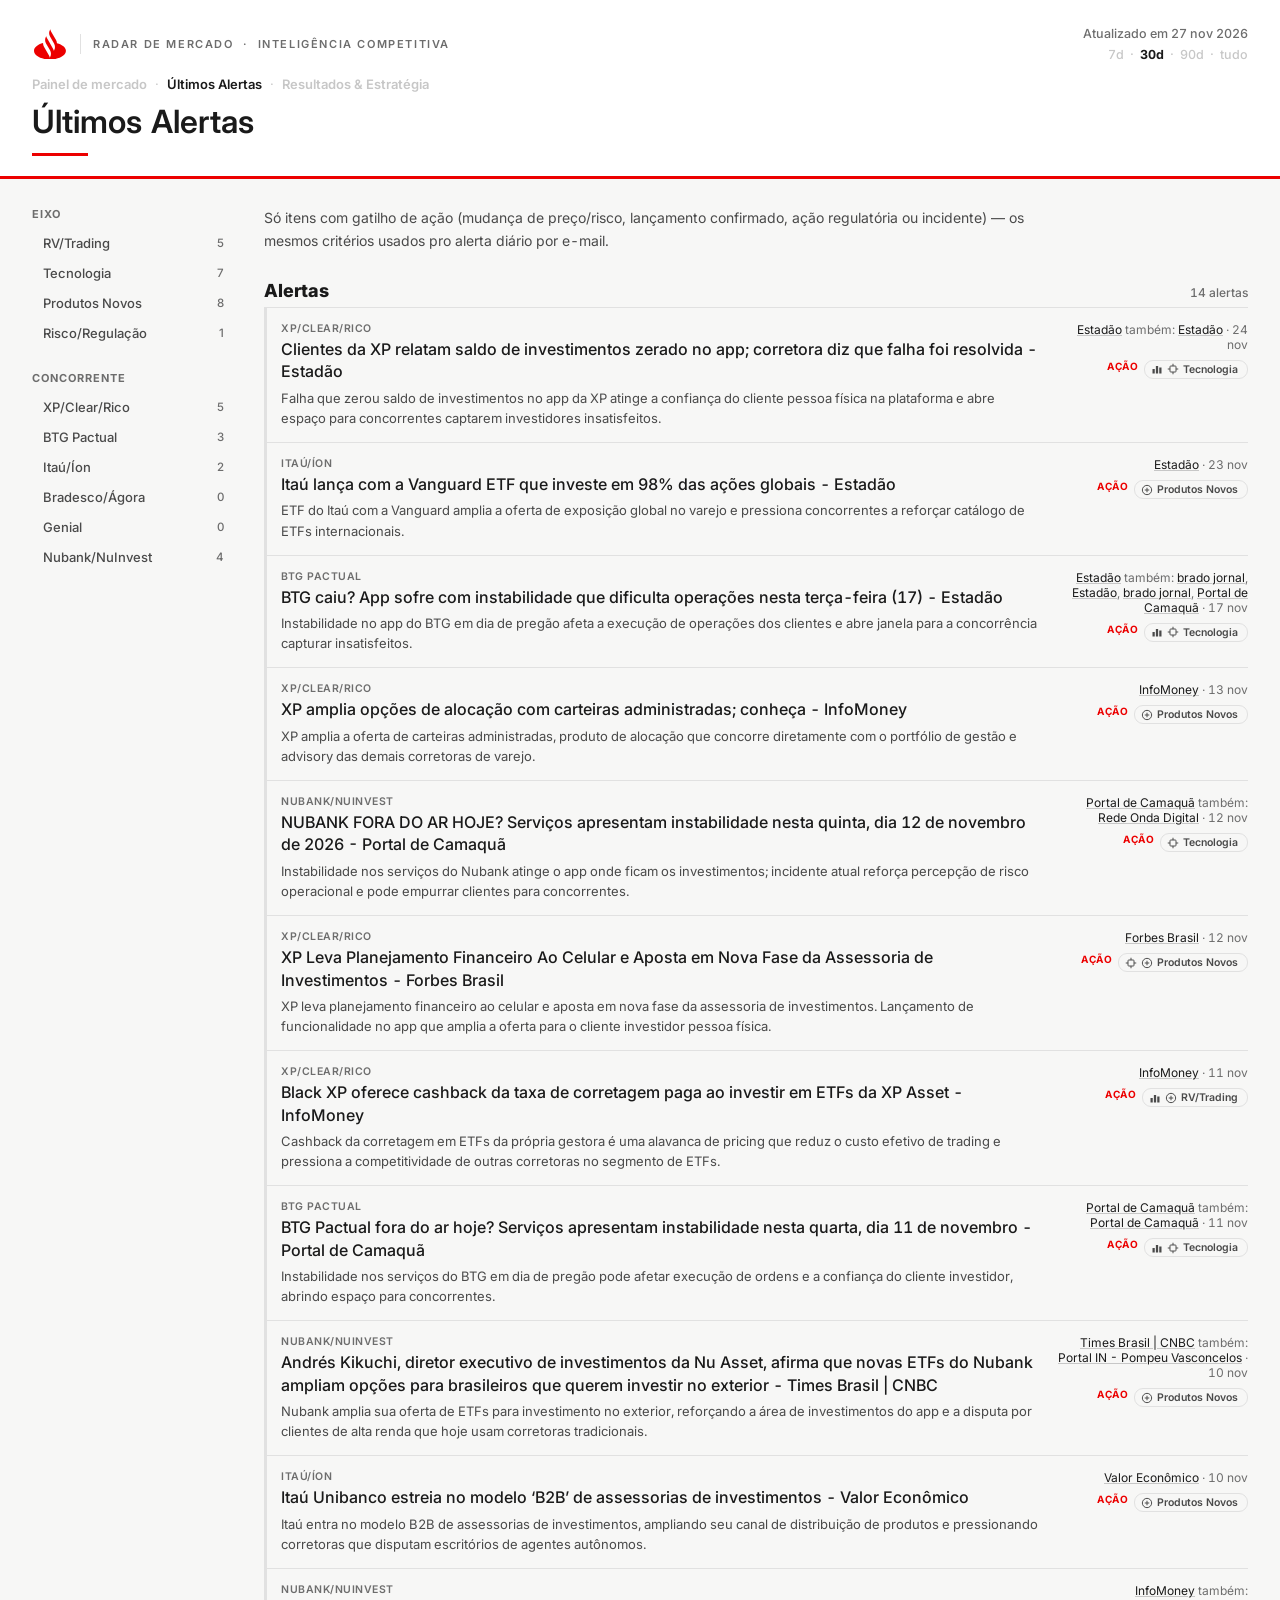
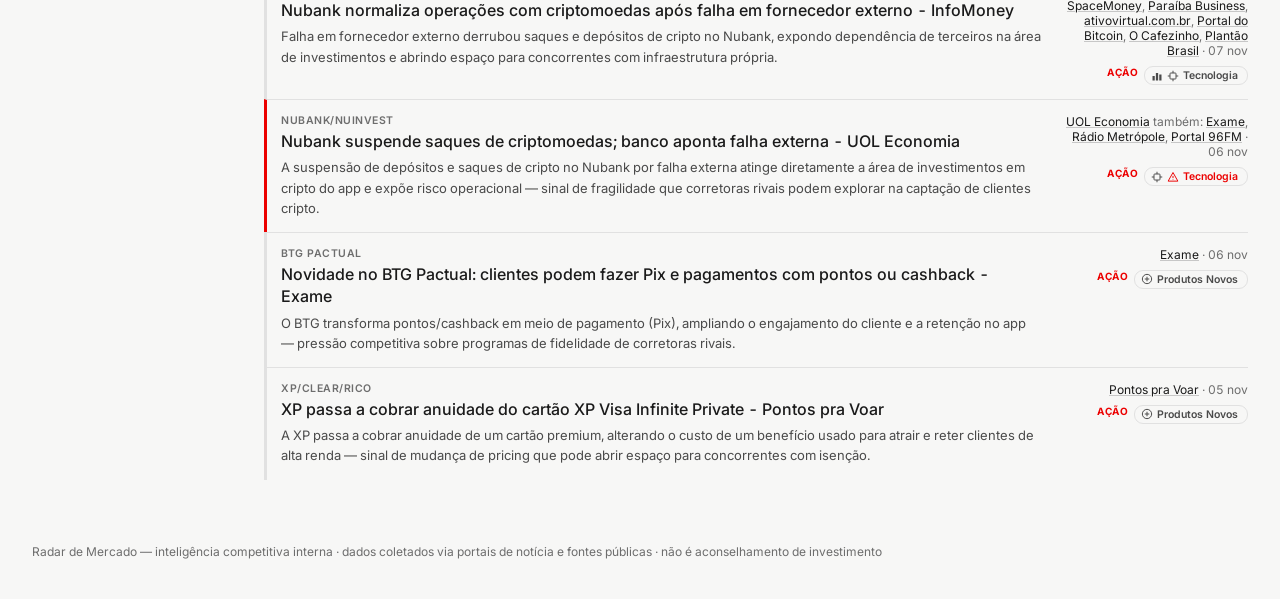
<file: docs/alertas.html>
<!DOCTYPE html>
<html lang="pt-BR">
<head>
<meta charset="UTF-8">
<meta name="viewport" content="width=device-width, initial-scale=1.0">
<title>Radar de Mercado — Últimos Alertas</title>
<link rel="preconnect" href="https://fonts.googleapis.com">
<link rel="preconnect" href="https://fonts.gstatic.com" crossorigin>
<link href="https://fonts.googleapis.com/css2?family=Inter:wght@400;500;600;700;800&display=swap" rel="stylesheet">
<link rel="stylesheet" href="./style.css">
</head>
<body>

<header>
  <div class="header-top">
    <div>
      <div class="brand-strip">
        <div class="brand-mark" aria-label="Santander">
          <svg viewBox="0 0 43.9 41.9" xmlns="http://www.w3.org/2000/svg" role="img" aria-hidden="true"><path fill="#EC0000" d="M 31.5,19.5 C 31.4,18 31,16.5 30.2,15.2 L 23.4,3.3 C 22.9,2.4 22.5,1.4 22.3,0.4 L 22,0.9 c -1.7,2.9 -1.7,6.6 0,9.5 l 5.5,9.5 c 1.7,2.9 1.7,6.6 0,9.5 l -0.3,0.5 c -0.2,-1 -0.6,-2 -1.1,-2.9 l -5,-8.7 -3.2,-5.6 C 17.4,11.8 17,10.8 16.8,9.8 l -0.3,0.5 c -1.7,2.9 -1.7,6.5 0,9.5 v 0 l 5.5,9.5 c 1.7,2.9 1.7,6.6 0,9.5 l -0.3,0.5 c -0.2,-1 -0.6,-2 -1.1,-2.9 L 13.7,24.5 C 12.8,22.9 12.4,21.1 12.4,19.3 5.1,21.2 0,25.3 0,30 0,36.6 9.8,41.9 21.9,41.9 34,41.9 43.8,36.6 43.8,30 43.9,25.5 38.9,21.4 31.5,19.5 Z"/></svg>
        </div>
        <div class="brand-divider"></div>
        <div class="brand-microlabel">Radar de Mercado &nbsp;·&nbsp; Inteligência Competitiva</div>
      </div>
      <nav class="page-nav">
        <a href="./index.html">Painel de mercado</a><span class="sep">·</span><a href="./alertas.html" class="active">Últimos Alertas</a><span class="sep">·</span><a href="./resultados.html">Resultados &amp; Estratégia</a>
      </nav>
      <h1 class="page-title">Últimos Alertas</h1>
      <div class="title-accent"></div>
    </div>
    <div class="meta">
      <div id="updated-at">carregando…</div>
      <div class="period-tabs" id="period-tabs"></div>
      <div id="sample-flag-holder"></div>
    </div>
  </div>
</header>

<div class="page-shell">
  <aside class="sidebar">
    <div class="sidebar-section">
      <div class="sidebar-title">Eixo</div>
      <div class="sidebar-list" id="axis-chips"></div>
    </div>
    <div class="sidebar-section">
      <div class="sidebar-title">Concorrente</div>
      <div class="sidebar-list" id="competitor-chips"></div>
    </div>
  </aside>

  <main class="content">
    <p class="page-lede">Só itens com gatilho de ação (mudança de preço/risco, lançamento confirmado, ação regulatória ou incidente) — os mesmos critérios usados pro alerta diário por e-mail.</p>

    <div class="feed-header">
      <h2>Alertas</h2>
      <span class="feed-count" id="feed-count"></span>
    </div>
    <div id="feed"></div>
  </main>
</div>

<footer>
  Radar de Mercado — inteligência competitiva interna · dados coletados via portais de notícia e fontes públicas · não é aconselhamento de investimento
</footer>

<script src="./common.js"></script>
<script>
let RAW_ITEMS = [];
let ACTIVE_AXES = new Set();
let ACTIVE_COMPETITORS = new Set();
let PERIOD_DAYS = 30;
let COMPETITOR_LIST = [];

function filteredAlerts(){
  const cutoff = new Date();
  cutoff.setDate(cutoff.getDate() - PERIOD_DAYS);

  return RAW_ITEMS.filter(item => {
    if(!item.daily_trigger) return false;
    if(new Date(item.published_at) < cutoff) return false;
    if(ACTIVE_AXES.size && !item.axes.some(a => ACTIVE_AXES.has(a))) return false;
    if(ACTIVE_COMPETITORS.size && !ACTIVE_COMPETITORS.has(item.competitor_group)) return false;
    return true;
  }).sort((a,b) => new Date(b.published_at) - new Date(a.published_at));
}

function renderPeriodTabs(){
  const el = document.getElementById('period-tabs');
  el.innerHTML = PERIOD_OPTIONS.map((o, idx) => `${idx > 0 ? '<span class="sep">·</span>' : ''}<button type="button" class="${o.value === PERIOD_DAYS ? 'active' : ''}" data-value="${o.value}">${o.label}</button>`).join('');
  el.querySelectorAll('button').forEach(btn => {
    btn.addEventListener('click', () => {
      PERIOD_DAYS = parseInt(btn.dataset.value, 10);
      renderPeriodTabs();
      refreshSidebarCounts();
      render();
    });
  });
}

function render(){
  const items = filteredAlerts();
  document.getElementById('feed-count').textContent = `${items.length} ${items.length === 1 ? 'alerta' : 'alertas'}`;
  const feed = document.getElementById('feed');
  feed.innerHTML = items.length
    ? items.map(itemCardHtml).join('')
    : `<div class="empty-state">Nenhum alerta de gatilho no período/filtro selecionado.</div>`;
}
window.render = render;

function alertAxisCountsInPeriod(){
  const cutoff = new Date();
  cutoff.setDate(cutoff.getDate() - PERIOD_DAYS);
  const inPeriod = RAW_ITEMS.filter(i => i.daily_trigger && new Date(i.published_at) >= cutoff);
  const counts = {};
  AXES.forEach(a => counts[a] = 0);
  inPeriod.forEach(i => i.axes.forEach(a => { if(counts[a] !== undefined) counts[a]++; }));
  return counts;
}

function alertCompetitorCountsInPeriod(){
  const cutoff = new Date();
  cutoff.setDate(cutoff.getDate() - PERIOD_DAYS);
  const inPeriod = RAW_ITEMS.filter(i => i.daily_trigger && new Date(i.published_at) >= cutoff);
  const counts = {};
  inPeriod.forEach(i => counts[i.competitor_group] = (counts[i.competitor_group]||0) + 1);
  return counts;
}

function refreshSidebarCounts(){
  buildSidebarList(document.getElementById('axis-chips'), AXES, ACTIVE_AXES, v => {
    ACTIVE_AXES.has(v) ? ACTIVE_AXES.delete(v) : ACTIVE_AXES.add(v);
  }, alertAxisCountsInPeriod());
  buildSidebarList(document.getElementById('competitor-chips'), COMPETITOR_LIST, ACTIVE_COMPETITORS, v => {
    ACTIVE_COMPETITORS.has(v) ? ACTIVE_COMPETITORS.delete(v) : ACTIVE_COMPETITORS.add(v);
  }, alertCompetitorCountsInPeriod());
}

async function init(){
  const {items, generatedAt, sample} = await loadData();
  RAW_ITEMS = items;

  document.getElementById('updated-at').textContent = generatedAt
    ? `Atualizado em ${fmtUpdated(generatedAt)}`
    : 'Ainda sem execução automática';

  if(sample){
    document.getElementById('sample-flag-holder').innerHTML = '<span class="sample-flag">dados de exemplo</span>';
  }

  const competitorsSeen = [...new Set(RAW_ITEMS.map(i => i.competitor_group))];
  COMPETITOR_LIST = COMPETITOR_ORDER.filter(c => competitorsSeen.includes(c))
    .concat(competitorsSeen.filter(c => !COMPETITOR_ORDER.includes(c)));

  refreshSidebarCounts();
  renderPeriodTabs();
  render();
}

init();
</script>
</body>
</html>
</file>
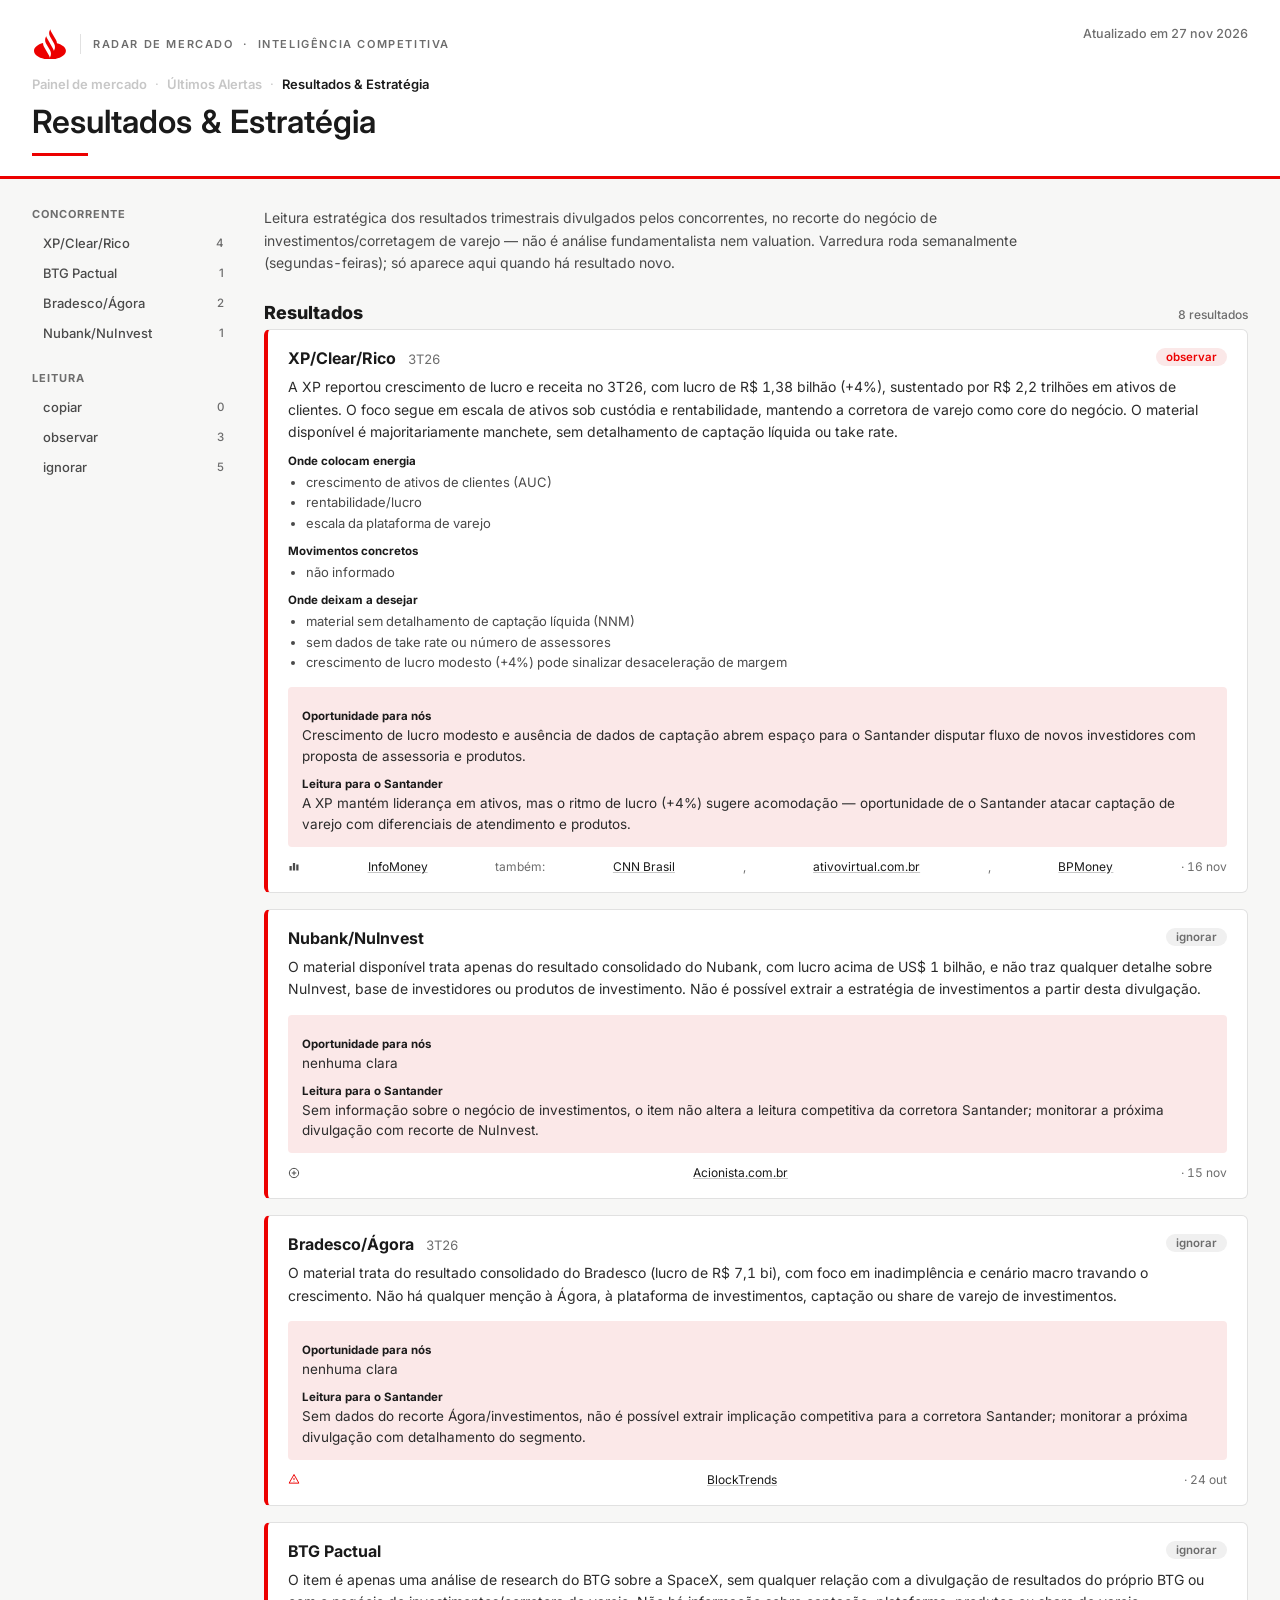
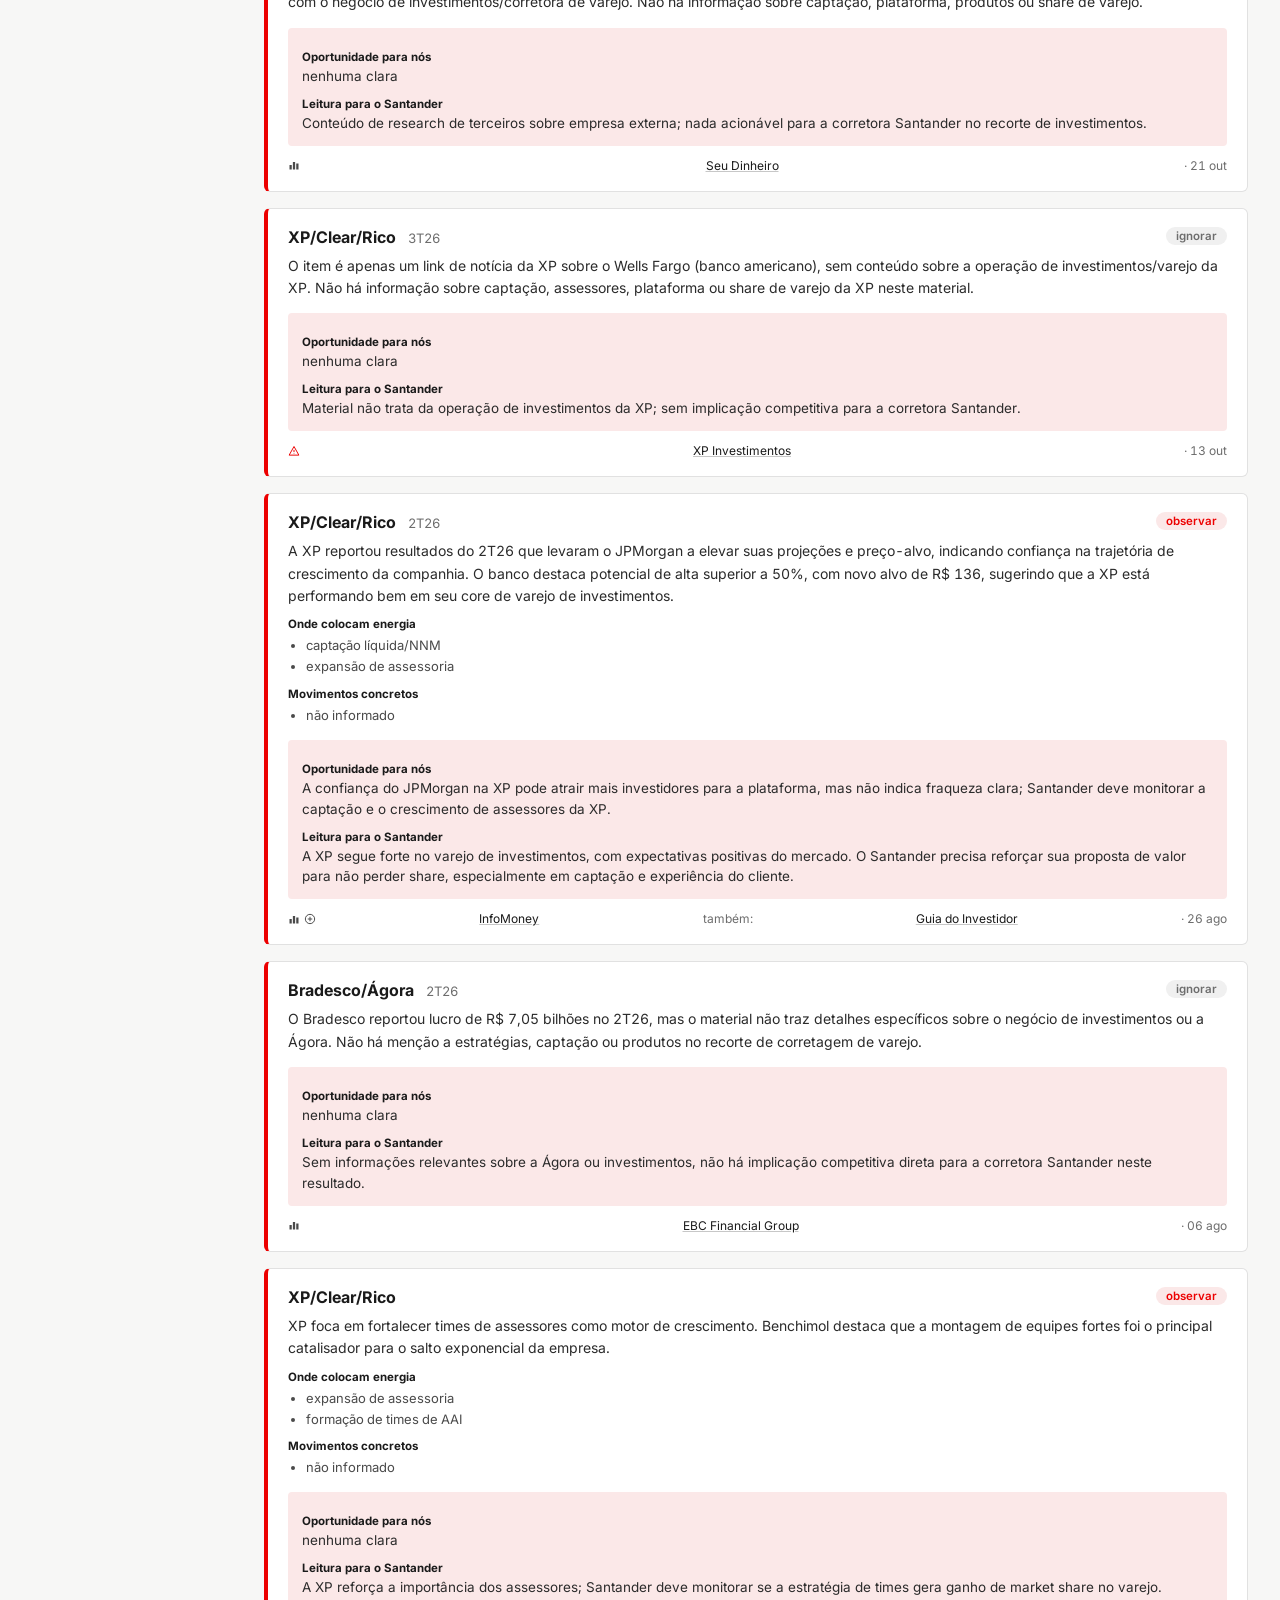
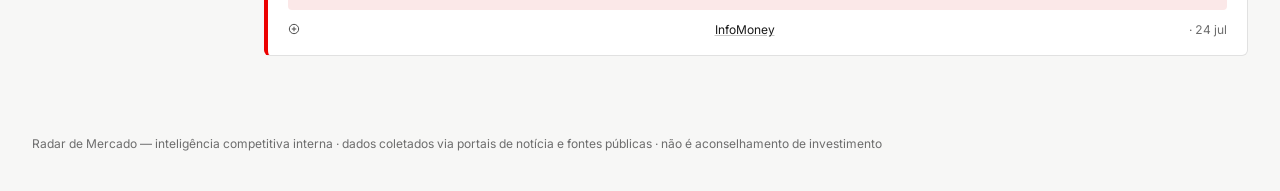
<file: docs/resultados.html>
<!DOCTYPE html>
<html lang="pt-BR">
<head>
<meta charset="UTF-8">
<meta name="viewport" content="width=device-width, initial-scale=1.0">
<title>Radar de Mercado — Resultados &amp; Estratégia</title>
<link rel="preconnect" href="https://fonts.googleapis.com">
<link rel="preconnect" href="https://fonts.gstatic.com" crossorigin>
<link href="https://fonts.googleapis.com/css2?family=Inter:wght@400;500;600;700;800&display=swap" rel="stylesheet">
<link rel="stylesheet" href="./style.css">
</head>
<body>

<header>
  <div class="header-top">
    <div>
      <div class="brand-strip">
        <div class="brand-mark" aria-label="Santander">
          <svg viewBox="0 0 43.9 41.9" xmlns="http://www.w3.org/2000/svg" role="img" aria-hidden="true"><path fill="#EC0000" d="M 31.5,19.5 C 31.4,18 31,16.5 30.2,15.2 L 23.4,3.3 C 22.9,2.4 22.5,1.4 22.3,0.4 L 22,0.9 c -1.7,2.9 -1.7,6.6 0,9.5 l 5.5,9.5 c 1.7,2.9 1.7,6.6 0,9.5 l -0.3,0.5 c -0.2,-1 -0.6,-2 -1.1,-2.9 l -5,-8.7 -3.2,-5.6 C 17.4,11.8 17,10.8 16.8,9.8 l -0.3,0.5 c -1.7,2.9 -1.7,6.5 0,9.5 v 0 l 5.5,9.5 c 1.7,2.9 1.7,6.6 0,9.5 l -0.3,0.5 c -0.2,-1 -0.6,-2 -1.1,-2.9 L 13.7,24.5 C 12.8,22.9 12.4,21.1 12.4,19.3 5.1,21.2 0,25.3 0,30 0,36.6 9.8,41.9 21.9,41.9 34,41.9 43.8,36.6 43.8,30 43.9,25.5 38.9,21.4 31.5,19.5 Z"/></svg>
        </div>
        <div class="brand-divider"></div>
        <div class="brand-microlabel">Radar de Mercado &nbsp;·&nbsp; Inteligência Competitiva</div>
      </div>
      <nav class="page-nav">
        <a href="./index.html">Painel de mercado</a><span class="sep">·</span><a href="./alertas.html">Últimos Alertas</a><span class="sep">·</span><a href="./resultados.html" class="active">Resultados &amp; Estratégia</a>
      </nav>
      <h1 class="page-title">Resultados &amp; Estratégia</h1>
      <div class="title-accent"></div>
    </div>
    <div class="meta">
      <div id="updated-at">carregando…</div>
      <div id="sample-flag-holder"></div>
    </div>
  </div>
</header>

<div class="page-shell">
  <aside class="sidebar">
    <div class="sidebar-section">
      <div class="sidebar-title">Concorrente</div>
      <div class="sidebar-list" id="competitor-chips"></div>
    </div>
    <div class="sidebar-section">
      <div class="sidebar-title">Leitura</div>
      <div class="sidebar-list" id="copy-chips"></div>
    </div>
  </aside>

  <main class="content">
    <p class="page-lede">Leitura estratégica dos resultados trimestrais divulgados pelos concorrentes, no recorte do negócio de investimentos/corretagem de varejo — não é análise fundamentalista nem valuation. Varredura roda semanalmente (segundas-feiras); só aparece aqui quando há resultado novo.</p>

    <div class="feed-header">
      <h2>Resultados</h2>
      <span class="feed-count" id="feed-count"></span>
    </div>
    <div id="feed"></div>
  </main>
</div>

<footer>
  Radar de Mercado — inteligência competitiva interna · dados coletados via portais de notícia e fontes públicas · não é aconselhamento de investimento
</footer>

<script src="./common.js"></script>
<script>
let RAW_RESULTS = [];
let ACTIVE_COMPETITORS = new Set();
let ACTIVE_COPY = new Set();
let COMPETITOR_LIST = [];
const COPY_OPTIONS = ["copiar", "observar", "ignorar"];

function filteredResults(){
  return RAW_RESULTS.filter(item => {
    if(ACTIVE_COMPETITORS.size && !ACTIVE_COMPETITORS.has(item.competitor_group)) return false;
    if(ACTIVE_COPY.size && !ACTIVE_COPY.has(item.copiar_ou_observar)) return false;
    return true;
  }).sort((a,b) => new Date(b.published_at) - new Date(a.published_at));
}

function render(){
  const items = filteredResults();
  document.getElementById('feed-count').textContent = `${items.length} ${items.length === 1 ? 'resultado' : 'resultados'}`;
  const feed = document.getElementById('feed');
  feed.innerHTML = items.length
    ? items.map(resultCardHtml).join('')
    : `<div class="empty-state">Nenhum resultado classificado ainda para esse filtro. A varredura semanal (toda segunda-feira) só entra aqui quando alguma divulgação nova é encontrada.</div>`;
}
window.render = render;

function competitorCounts(){
  const counts = {};
  RAW_RESULTS.forEach(i => counts[i.competitor_group] = (counts[i.competitor_group]||0) + 1);
  return counts;
}

function copyCounts(){
  const counts = {};
  COPY_OPTIONS.forEach(c => counts[c] = 0);
  RAW_RESULTS.forEach(i => { if(counts[i.copiar_ou_observar] !== undefined) counts[i.copiar_ou_observar]++; });
  return counts;
}

function refreshSidebar(){
  buildSidebarList(document.getElementById('competitor-chips'), COMPETITOR_LIST, ACTIVE_COMPETITORS, v => {
    ACTIVE_COMPETITORS.has(v) ? ACTIVE_COMPETITORS.delete(v) : ACTIVE_COMPETITORS.add(v);
  }, competitorCounts());
  buildSidebarList(document.getElementById('copy-chips'), COPY_OPTIONS, ACTIVE_COPY, v => {
    ACTIVE_COPY.has(v) ? ACTIVE_COPY.delete(v) : ACTIVE_COPY.add(v);
  }, copyCounts());
}

async function init(){
  const {results, generatedAt, sample} = await loadData();
  RAW_RESULTS = results || [];

  document.getElementById('updated-at').textContent = generatedAt
    ? `Atualizado em ${fmtUpdated(generatedAt)}`
    : 'Ainda sem execução automática';

  if(sample && RAW_RESULTS.length){
    document.getElementById('sample-flag-holder').innerHTML = '<span class="sample-flag">dados de exemplo</span>';
  }

  const competitorsSeen = [...new Set(RAW_RESULTS.map(i => i.competitor_group))];
  COMPETITOR_LIST = COMPETITOR_ORDER.filter(c => competitorsSeen.includes(c))
    .concat(competitorsSeen.filter(c => !COMPETITOR_ORDER.includes(c)));

  refreshSidebar();
  render();
}

init();
</script>
</body>
</html>
</file>
<file: docs/style.css>
/* ============================================================
   TOKENS — paleta corporativa (Vermelho Santander EC0000, preto,
   branco e cinzas). Vermelho é usado com disciplina: apenas para
   o eixo Risco/Regulação, gatilhos, estado ativo e destaques —
   nunca como cor decorativa de fundo.
============================================================ */
:root{
  --red:#EC0000;
  --red-soft:#FBE8E8;
  --black:#1A1A1A;
  --grey-900:#2B2B2B;
  --grey-700:#4A4A4A;
  --grey-500:#6D6D6D;
  --grey-300:#C7C7C7;
  --grey-200:#E1E1E1;
  --grey-100:#F0F0F0;
  --grey-50:#F7F7F6;
  --sky:#DEEDF2;
  --white:#FFFFFF;
  --radius:6px;
  --radius-sm:4px;
  --sans:'Inter', -apple-system, BlinkMacSystemFont, 'Segoe UI', Roboto, sans-serif;
}
*{box-sizing:border-box;}
body{
  margin:0;
  background:var(--grey-50);
  color:var(--black);
  font-family:var(--sans);
  -webkit-font-smoothing:antialiased;
  font-variant-numeric:tabular-nums;
}
a{color:var(--black); text-decoration:underline; text-decoration-color:var(--grey-300);}
a:hover{color:var(--red); text-decoration-color:var(--red);}

/* ---------- header ---------- */
header{
  background:var(--white);
  border-bottom:3px solid var(--red);
}
.header-top{
  display:flex;
  justify-content:space-between;
  align-items:flex-start;
  gap:24px;
  flex-wrap:wrap;
  max-width:1280px;
  margin:0 auto;
  padding:26px 32px 20px;
}
.brand-strip{display:flex;align-items:center;gap:12px;margin-bottom:14px;}
.brand-mark{width:36px;height:36px;flex:none;display:flex;align-items:center;justify-content:center;}
.brand-mark svg{width:32px;height:auto;display:block;}
.brand-divider{width:1px;height:20px;background:var(--grey-200);flex:none;}
.brand-microlabel{
  font-size:11px;
  font-weight:600;
  letter-spacing:1.6px;
  color:var(--grey-500);
  text-transform:uppercase;
}
.page-nav{margin-bottom:12px;font-size:13px;}
.page-nav a{
  color:var(--grey-300);
  text-decoration:none;
  font-weight:600;
}
.page-nav a.active{color:var(--black);}
.page-nav a:hover{color:var(--red);}
.page-nav .sep{color:var(--grey-300);margin:0 8px;}

.page-title{
  font-family:var(--sans);
  font-weight:600;
  font-size:32px;
  line-height:1.1;
  margin:0;
  color:var(--black);
}
.title-accent{width:56px;height:3px;background:var(--red);margin-top:14px;}

.meta{
  text-align:right;
  font-size:12.5px;
  color:var(--grey-500);
  font-weight:500;
}
.period-tabs{margin-top:6px;}
.period-tabs button{
  border:none;
  background:none;
  padding:0;
  font:inherit;
  font-size:12.5px;
  color:var(--grey-300);
  cursor:pointer;
}
.period-tabs button.active{color:var(--black);font-weight:700;}
.period-tabs .sep{color:var(--grey-300);margin:0 6px;}
.meta .sample-flag{
  display:inline-block;
  margin-top:8px;
  padding:3px 9px;
  background:var(--grey-100);
  color:var(--red);
  border:1px solid var(--red);
  border-radius:20px;
  font-size:11px;
  font-weight:600;
}

/* ---------- layout: sidebar + conteúdo ---------- */
.page-shell{
  max-width:1280px;
  margin:0 auto;
  padding:28px 32px 64px;
  display:flex;
  gap:32px;
  align-items:flex-start;
}
.sidebar{width:200px;flex:none;position:sticky;top:28px;}
.content{flex:1;min-width:0;}
@media (max-width:860px){
  .page-shell{flex-direction:column;}
  .sidebar{width:100%;position:static;}
}

.sidebar-section{margin-bottom:24px;}
.sidebar-title{
  font-size:11px;
  font-weight:700;
  letter-spacing:1px;
  text-transform:uppercase;
  color:var(--grey-500);
  margin-bottom:8px;
}
.sidebar-list{display:flex;flex-direction:column;gap:2px;}
@media (max-width:860px){
  .sidebar-list{flex-direction:row;flex-wrap:wrap;gap:8px;}
}
.sidebar-item{
  display:flex;
  justify-content:space-between;
  align-items:center;
  gap:8px;
  width:100%;
  border:none;
  border-left:3px solid transparent;
  background:none;
  text-align:left;
  padding:6px 8px;
  font-family:var(--sans);
  font-size:13px;
  font-weight:500;
  color:var(--grey-700);
  cursor:pointer;
  border-radius:0 var(--radius-sm) var(--radius-sm) 0;
  transition:all .12s ease;
}
.sidebar-item:hover{background:var(--white);color:var(--black);}
.sidebar-item.active{
  border-left-color:var(--red);
  background:var(--white);
  color:var(--black);
  font-weight:700;
}
.sidebar-item .count{font-size:11.5px;font-weight:500;color:var(--grey-500);}
.sidebar-item.active .count{color:var(--red);}
@media (max-width:860px){
  .sidebar-item{
    width:auto;
    border-left:none;
    border:1px solid var(--grey-300);
    border-radius:20px;
    padding:5px 12px;
  }
  .sidebar-item.active{border-color:var(--red);}
}

.exec-summary{
  font-size:16px;
  line-height:1.65;
  color:var(--grey-900);
  max-width:900px;
  margin:0 0 30px;
}

.page-lede{
  font-size:14px;
  line-height:1.6;
  color:var(--grey-700);
  max-width:760px;
  margin:0 0 28px;
}

.section-title{
  font-size:11px;
  font-weight:700;
  letter-spacing:1.2px;
  text-transform:uppercase;
  color:var(--grey-500);
  margin:0 0 12px;
}

.kpi-row{
  display:grid;
  grid-template-columns:repeat(auto-fit,minmax(200px,1fr));
  gap:14px;
  margin-bottom:32px;
}
.kpi-card{
  background:var(--white);
  border:1px solid var(--grey-200);
  border-top:3px solid var(--grey-300);
  border-radius:var(--radius);
  padding:16px 18px;
}
.kpi-card.accent{border-top-color:var(--red);}
.kpi-label{
  font-size:11px;
  font-weight:700;
  text-transform:uppercase;
  letter-spacing:0.5px;
  color:var(--grey-500);
  margin-bottom:8px;
}
.kpi-value{
  font-family:var(--sans);
  font-size:30px;
  font-weight:800;
  line-height:1;
  color:var(--black);
}
.kpi-card.accent .kpi-value{color:var(--red);}
.kpi-sub{font-size:12.5px;color:var(--grey-500);margin-top:6px;}

/* ---------- quadro por concorrente ---------- */
.competitor-grid{
  display:grid;
  grid-template-columns:repeat(3,1fr);
  gap:14px;
  margin-bottom:36px;
}
@media (max-width:1100px){.competitor-grid{grid-template-columns:repeat(2,1fr);}}
@media (max-width:640px){.competitor-grid{grid-template-columns:1fr;}}
.competitor-card{
  background:var(--white);
  border:1px solid var(--grey-200);
  border-radius:var(--radius);
  padding:16px 18px;
}
.competitor-card-head{
  display:flex;
  justify-content:space-between;
  align-items:flex-start;
  gap:8px;
  margin-bottom:9px;
}
.competitor-name{font-size:15px;font-weight:600;color:var(--black);}
.status-pill{
  font-size:10px;
  font-weight:600;
  letter-spacing:0.4px;
  text-transform:uppercase;
  padding:2px 8px;
  border-radius:9px;
  border:1px solid;
  white-space:nowrap;
  flex:none;
}
.status-pill.ativo{color:var(--black);border-color:var(--black);}
.status-pill.estavel{color:var(--grey-300);border-color:var(--grey-300);}
.competitor-bar{height:4px;background:var(--grey-100);margin-bottom:11px;}
.competitor-bar > span{display:block;height:4px;}
.competitor-count{font-size:11.5px;color:var(--grey-500);margin-bottom:9px;}
.competitor-highlight{
  font-size:12.5px;
  line-height:1.5;
  color:var(--grey-900);
  margin-bottom:4px;
  padding-left:12px;
  position:relative;
}
.competitor-highlight::before{content:'—';position:absolute;left:0;color:var(--grey-300);}
.competitor-empty{font-size:12.5px;font-style:italic;color:var(--grey-300);}

/* ---------- linha do tempo ---------- */
.timeline{margin-bottom:40px;}
.timeline-row{
  display:flex;
  gap:14px;
  padding:10px 0;
  border-top:1px solid var(--grey-100);
  align-items:flex-start;
}
.timeline-date{width:56px;flex:none;font-size:11.5px;font-weight:500;color:var(--grey-500);padding-top:2px;}
.timeline-bullet-wrap{width:8px;flex:none;padding-top:5px;}
.timeline-bullet{display:block;width:7px;height:7px;}
.timeline-body{flex:1;min-width:0;display:flex;align-items:baseline;gap:6px;flex-wrap:wrap;}
.timeline-icon{flex:none;display:inline-flex;transform:translateY(1px);gap:2px;}
.timeline-comp{font-size:11.5px;font-weight:600;color:var(--grey-700);}
.timeline-title{font-size:13.5px;color:var(--black);}
.timeline-title a{color:inherit;text-decoration:none;}
.timeline-title a:hover{color:var(--red);}
.timeline-source{flex:none;font-size:11px;font-weight:500;color:var(--grey-500);padding-top:2px;}

/* ---------- listas de sinais/alertas ---------- */
.feed-header{
  display:flex;
  justify-content:space-between;
  align-items:baseline;
  margin-bottom:6px;
}
.feed-header h2{
  font-family:var(--sans);
  font-size:18px;
  font-weight:800;
  margin:0;
  color:var(--black);
}
.feed-count{font-size:12px;color:var(--grey-500);font-weight:500;}

.signal-card{
  display:flex;
  gap:16px;
  border-top:1px solid var(--grey-200);
  border-left:3px solid var(--grey-200);
  padding:14px 0 14px 14px;
  flex-wrap:wrap;
}
.signal-card.risk{border-left-color:var(--red);}
.signal-main{flex:1;min-width:240px;}
.signal-competitor{
  font-size:10.5px;
  font-weight:600;
  letter-spacing:0.5px;
  text-transform:uppercase;
  color:var(--grey-500);
  margin-bottom:3px;
}
.signal-title{font-size:16px;font-weight:500;line-height:1.4;color:var(--black);}
.signal-title a{color:inherit;text-decoration:none;}
.signal-title a:hover{color:var(--red);}
.signal-why{font-size:13px;line-height:1.55;color:var(--grey-700);margin-top:5px;max-width:760px;}
.signal-meta{flex:none;width:190px;text-align:right;}
.signal-date{font-size:12px;color:var(--grey-500);}
.signal-badges{margin-top:8px;display:flex;gap:6px;justify-content:flex-end;flex-wrap:wrap;}
.action-badge{font-size:10px;font-weight:700;letter-spacing:0.4px;color:var(--red);text-transform:uppercase;}
.axis-pill{
  display:inline-flex;
  align-items:center;
  gap:4px;
  font-size:10.5px;
  font-weight:600;
  padding:2px 9px 2px 6px;
  border-radius:9px;
  border:1px solid var(--grey-200);
  color:var(--grey-700);
}
.axis-pill.risk{color:var(--red);}

.empty-state{
  text-align:center;
  padding:60px 20px;
  color:var(--grey-500);
  font-size:14px;
}

/* ---------- resultados & estratégia ---------- */
.result-card{
  background:var(--white);
  border:1px solid var(--grey-200);
  border-left:4px solid var(--red);
  border-radius:var(--radius);
  padding:18px 20px;
  margin-bottom:16px;
}
.result-head{
  display:flex;
  justify-content:space-between;
  align-items:flex-start;
  gap:12px;
  margin-bottom:4px;
}
.result-competitor{font-size:16px;font-weight:700;color:var(--black);}
.result-periodo{font-size:13px;color:var(--grey-500);margin-left:8px;}
.copy-badge{
  flex:none;
  display:inline-block;
  padding:2px 10px;
  border-radius:10px;
  font-size:11.5px;
  font-weight:600;
}
.copy-badge.copiar{background:var(--red);color:var(--white);}
.copy-badge.observar{background:var(--red-soft);color:var(--red);}
.copy-badge.ignorar{background:var(--grey-100);color:var(--grey-500);}
.result-summary{font-size:14px;line-height:1.6;color:var(--grey-900);margin:8px 0;}
.result-section-title{
  font-size:11.5px;
  font-weight:700;
  color:var(--black);
  margin-top:10px;
}
.result-list{margin:4px 0 0 18px;padding:0;font-size:13px;line-height:1.6;color:var(--grey-700);}
.result-highlight{
  margin-top:14px;
  padding:12px 14px;
  background:var(--red-soft);
  border-radius:var(--radius-sm);
}
.result-highlight-text{font-size:13.5px;line-height:1.55;color:var(--grey-900);margin-top:2px;}
.result-meta{
  display:flex;
  justify-content:space-between;
  align-items:center;
  gap:10px;
  margin-top:12px;
  font-size:12px;
  color:var(--grey-500);
}
.result-axes{display:flex;gap:4px;}

footer{
  max-width:1280px;
  margin:0 auto;
  padding:0 32px 40px;
  font-size:12px;
  color:var(--grey-500);
}
</file>
